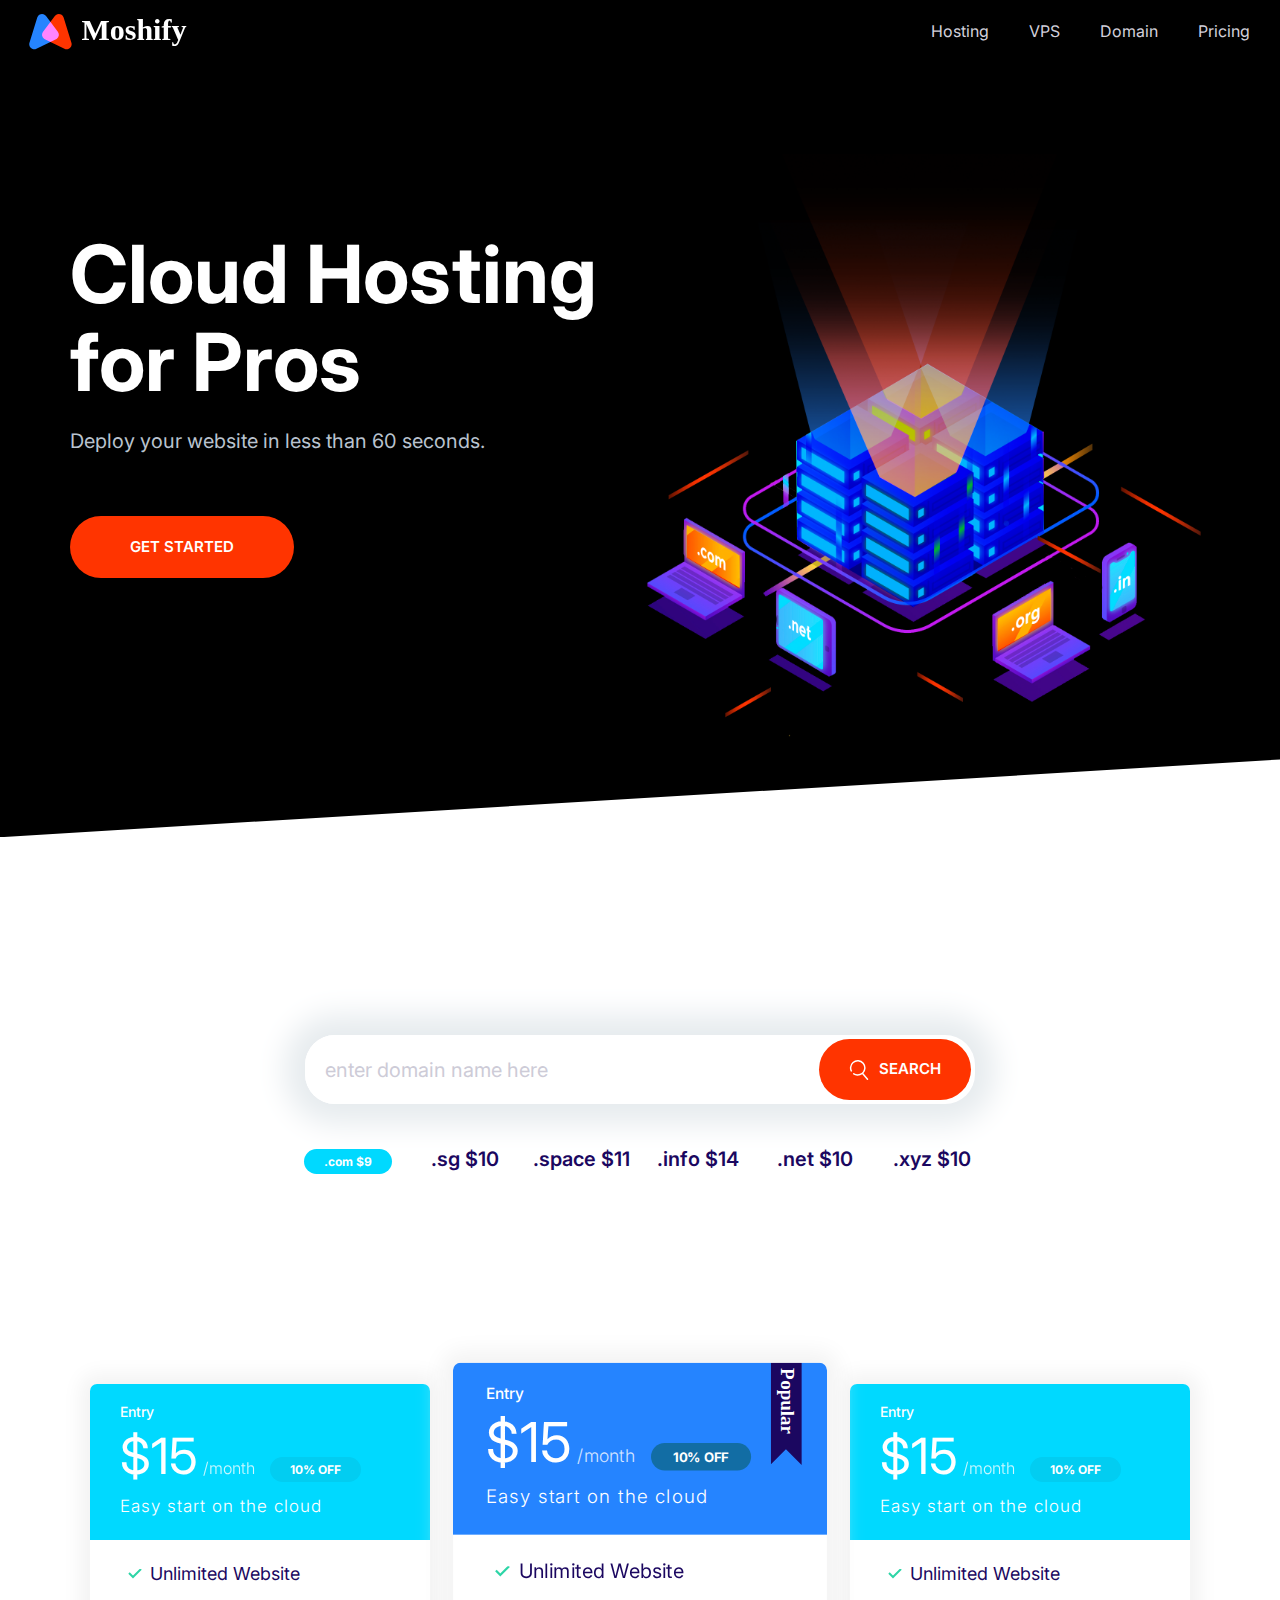
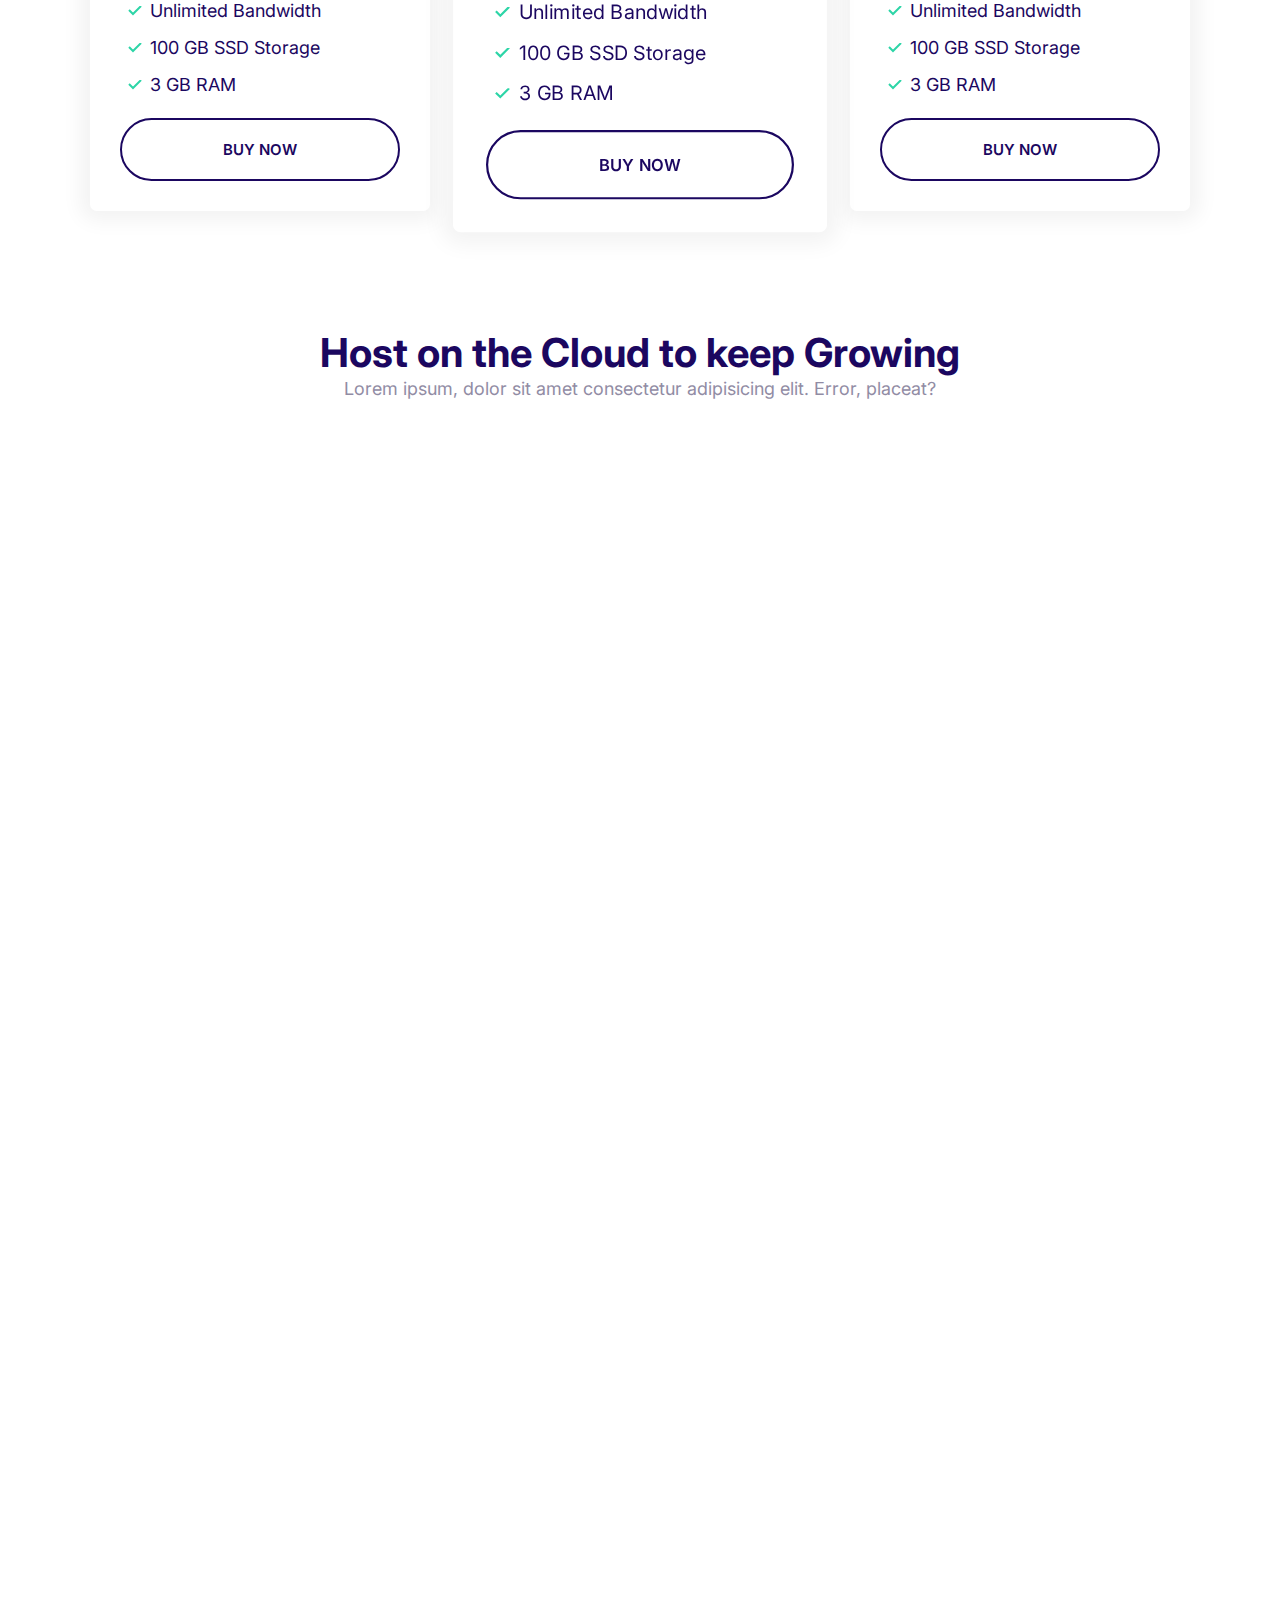
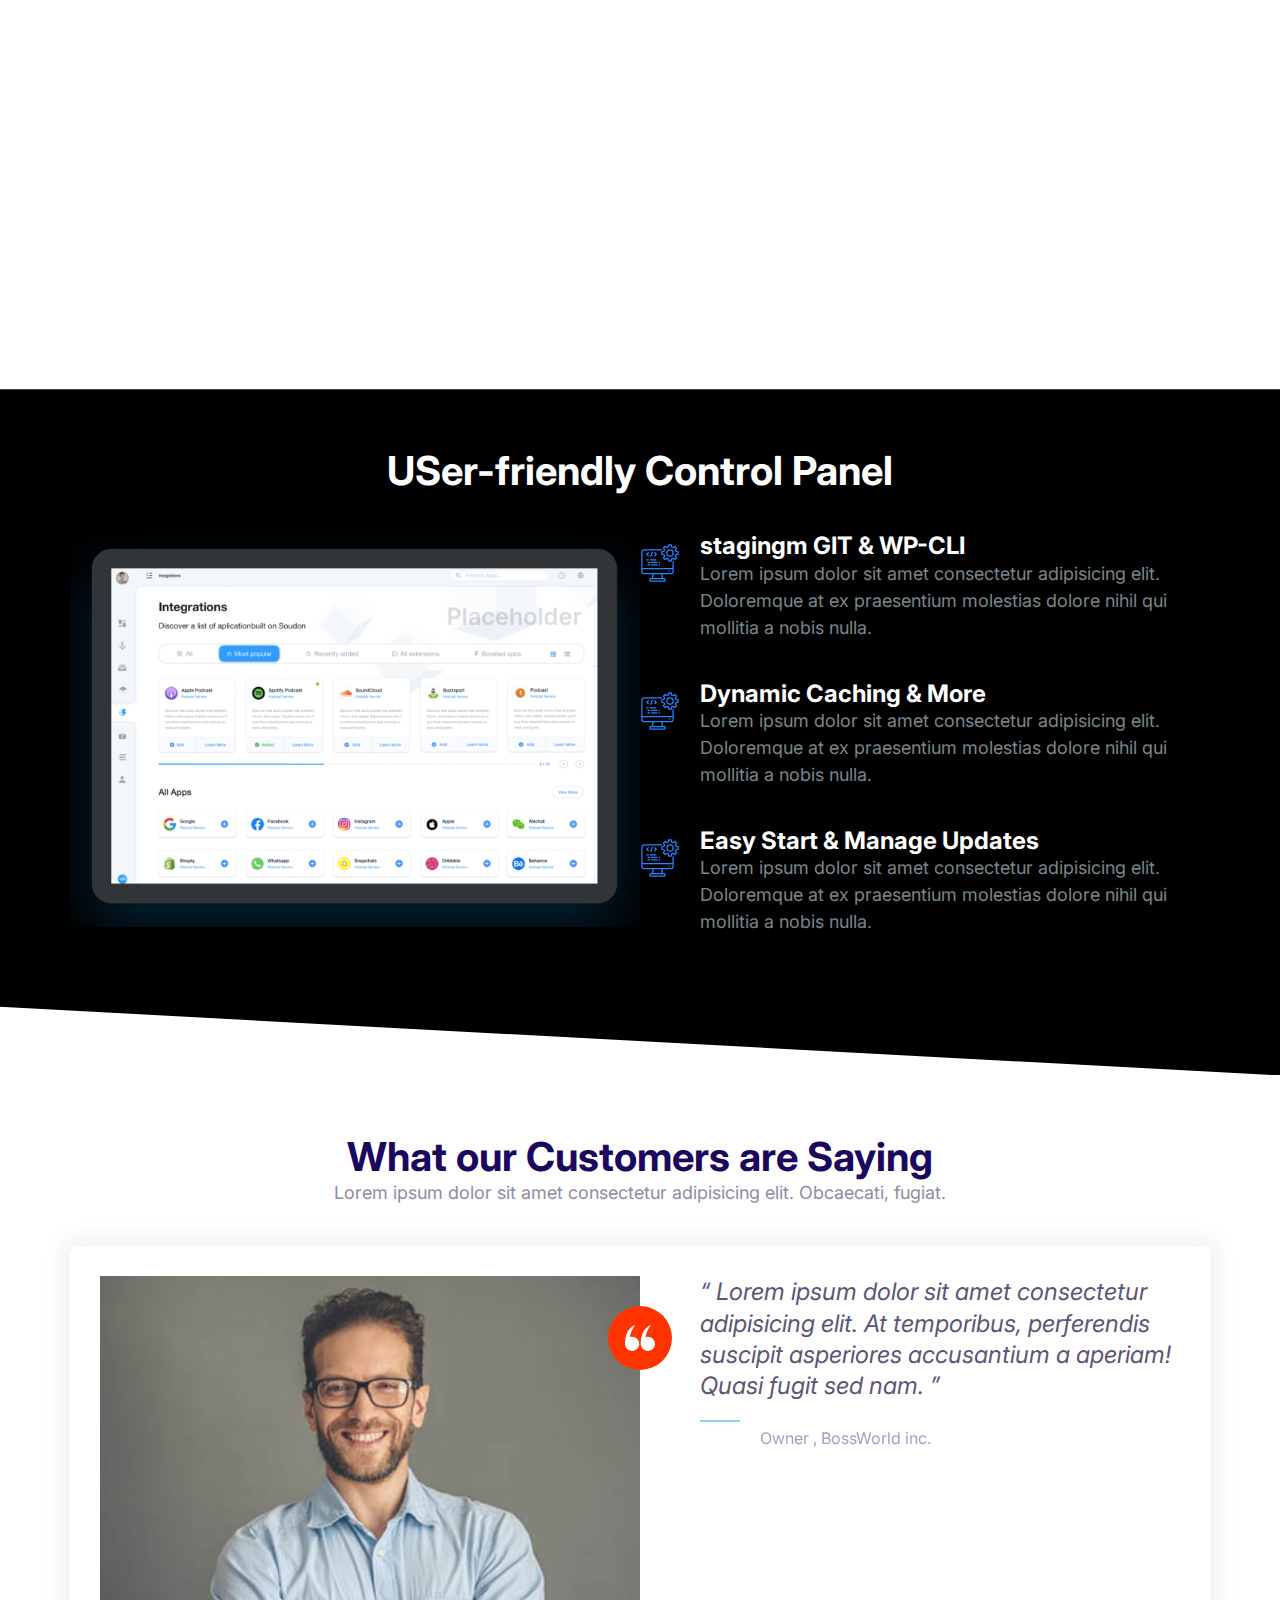
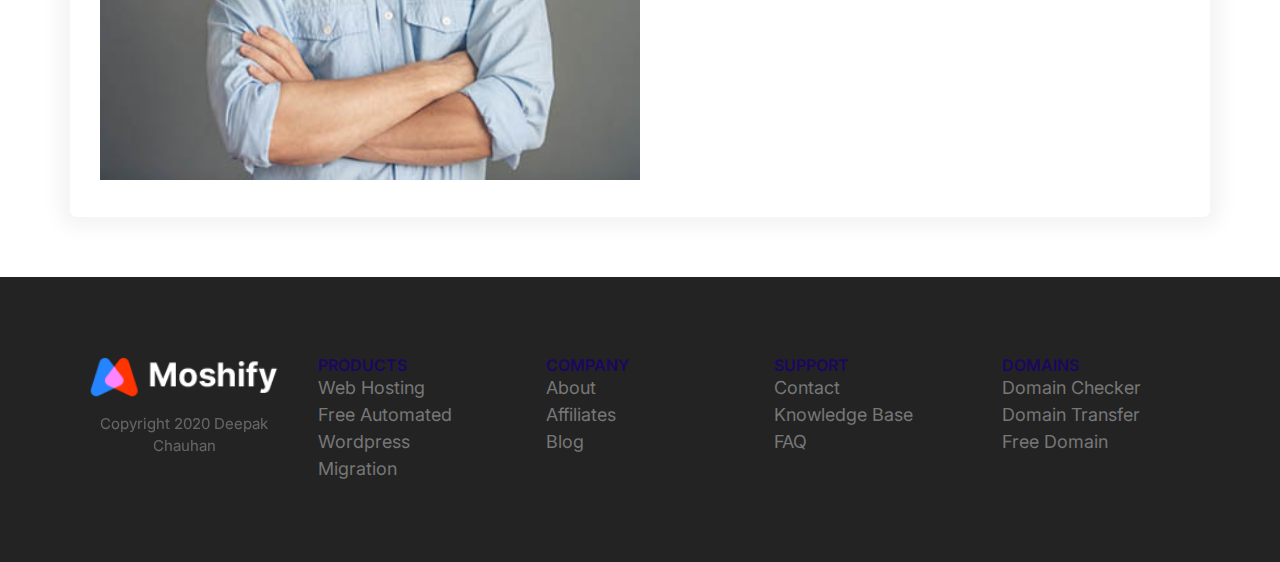
<file: index.html>
<!DOCTYPE html>
<html lang="en">

<head>
    <meta charset="UTF-8">
    <meta http-equiv="X-UA-Compatible" content="IE=edge">
    <meta name="viewport" content="width=device-width, initial-scale=1.0">
    <title>My Website</title>
    <link rel="stylesheet" href="css/style.css">
    <link rel="stylesheet" href="https://unpkg.com/aos@next/dist/aos.css" />
    <!-- <link rel="stylesheet" href="css/normalize.css"> -->
</head>

<body>
    <header>
        <nav class="nav collapse">
            <a class="nav-brand" href="/"><img src="icons/logo.svg" alt="LOGO"></a>
            <svg class="icon icon-white nav-toggle">
                <use xlink:href="icons/sprite.svg#menu"></use>
            </svg>
            <ul class="list nav-list collapse-content">
                <li class="nav-items"><a href="#">Hosting</a></li>
                <li class="nav-items"><a href="#">VPS</a></li>
                <li class="nav-items"><a href="#">Domain</a></li>
                <li class="nav-items"><a href="#">Pricing</a></li>
            </ul>
        </nav>
    </header>





    <section class="block block-dark block-skewed-left hero">
        <div class="container grid grid-1x2">
            <header class="block-header hero-content">
                <h1 class="block-heading" data-aos="fade-right">Cloud Hosting for Pros</h1>
                <p class="hero-tagline">Deploy your website in less than 60 seconds.</p>
                <a href="" class="btn btn-accent btn-streched">Get Started</a>
            </header>
            <img class="hero-image" data-aos="zoom-in-up" src="images/banner.png" alt="">
        </div>
    </section>





    <section class="block container block-domain">
        <header class="block-header" data-aos="fade-up">
            <h2>Starting at $9 per month</h2>
            <p>Lorem ipsum dolor, sit amet consectetur adipisicing elit. Ipsam consequatur nostrum odio officia corporis
                est soluta assumenda minima iusto perferendis?
            </p>
        </header>
        <div class="input-group">
            <input type="text" class="input" placeholder="enter domain name here">
            <button class="btn btn-accent">
                <svg class="icon icon-white">
                    <use xlink:href="icons/sprite.svg#search"></use>
                </svg>Search
            </button>
        </div>
        <ul class="list block-domain-prices">
            <li><span class="badge badge--secondary">.com $9</span></li>
            <li>.sg $10</li>
            <li>.space $11</li>
            <li>.info $14</li>
            <li>.net $10</li>
            <li>.xyz $10</li>
        </ul>
    </section>



    

    <section class="block container block-plans">
        <div class="grid grid-1x3">
            <div class="plan">
                <div class="card">
                    <header class="card-header card-secondary">
                        <h3 class="plan-name">Entry</h3>
                        <span class="plan-price">$15</span>
                        <span class="plan-billing-cycle">/month</span>
                        <span class="badge badge--secondary badge--small">10% OFF</span>
                        <span class="plan-description">Easy start on the cloud</span>
                    </header>
                    <div class="card-body">
                        <ul class="list list--tick">
                            <li class="list__item">Unlimited Website</li>
                            <li class="list__item">Unlimited Bandwidth</li>
                            <li class="list__item">100 GB SSD Storage</li>
                            <li class="list__item">3 GB RAM</li>
                        </ul>
                        <button class="btn btn-outline btn-block">Buy Now</button>
                    </div>
                </div>
            </div>
            <div class="plan plan-popular">
                <div class="card">
                    <header class="card-header card-primary">
                        <h3 class="plan-name">Entry</h3>
                        <span class="plan-price">$15</span>
                        <span class="plan-billing-cycle">/month</span>
                        <span class="badge badge--primary badge--small">10% OFF</span>
                        <span class="plan-description">Easy start on the cloud</span>
                    </header>
                    <div class="card-body">
                        <ul class="list list--tick">
                            <li class="list__item">Unlimited Website</li>
                            <li class="list__item">Unlimited Bandwidth</li>
                            <li class="list__item">100 GB SSD Storage</li>
                            <li class="list__item">3 GB RAM</li>
                        </ul>
                        <button class="btn btn-outline btn-block">Buy Now</button>
                    </div>
                </div>
            </div>
            <div class="plan">
                <div class="card">
                    <header class="card-header card-secondary">
                        <h3 class="plan-name">Entry</h3>
                        <span class="plan-price">$15</span>
                        <span class="plan-billing-cycle">/month</span>
                        <span class="badge badge--secondary badge--small">10% OFF</span>
                        <span class="plan-description">Easy start on the cloud</span>
                    </header>
                    <div class="card-body">
                        <ul class="list list--tick">
                            <li class="list__item">Unlimited Website</li>
                            <li class="list__item">Unlimited Bandwidth</li>
                            <li class="list__item">100 GB SSD Storage</li>
                            <li class="list__item">3 GB RAM</li>
                        </ul>
                        <button class="btn btn-outline btn-block">Buy Now</button>
                    </div>
                </div>
            </div>
        </div>
    </section>






    <section class="block container">
        <header class="block-header">
            <h2>Host on the Cloud to keep Growing</h2>
            <p>Lorem ipsum, dolor sit amet consectetur adipisicing elit. Error, placeat?</p>
        </header>
        <article class="grid grid-1x2 feature">
            <div class="feature-content" data-aos="fade-right">
                <span class="icon-container">
                    <svg class="icon icon--primary">
                        <use xlink:href="icons/sprite.svg#easy"></use>
                    </svg>
                </span>
                <h3 class="feature-heading">Super Easy to Use</h3>
                <p>Lorem ipsum dolor sit, amet consectetur adipisicing elit. Eveniet ut quos in natus omnis quis iusto
                    dolores aliquid voluptatibus aspernatur!
                </p>
                <a href="" class="link-arrow">Learn More</a>
            </div>
            <img src="images/easy.jpg" alt="" data-aos="zoom-in-left">
        </article>
        <article class="grid grid-1x2 feature">
            <div class="feature-content" data-aos="fade-left">
                <span class="icon-container">
                    <svg class="icon icon--primary">
                        <use xlink:href="icons/sprite.svg#computer"></use>
                    </svg>
                </span>
                <h3 class="feature-heading">Simply Fast Website</h3>
                <p>Lorem ipsum dolor sit, amet consectetur adipisicing elit. Eveniet ut quos in natus omnis quis iusto
                    dolores aliquid voluptatibus aspernatur!
                </p>
                <a href="" class="link-arrow">Learn More</a>
            </div>
            <img src="images/easy.jpg" data-aos="zoom-in-right" alt="">
        </article>
        <article class="grid grid-1x2 feature">
            <div class="feature-content" data-aos="fade-right">
                <span class="icon-container">
                    <svg class="icon icon--primary">
                        <use xlink:href="icons/sprite.svg#wordpress"></use>
                    </svg>
                </span>
                <h3 class="feature-heading">Wordpress Made Easy</h3>
                <p>Lorem ipsum dolor sit, amet consectetur adipisicing elit. Eveniet ut quos in natus omnis quis iusto
                    dolores aliquid voluptatibus aspernatur!
                </p>
                <a href="" class="link-arrow">Learn More</a>
            </div>
            <img src="images/easy.jpg" data-aos="zoom-in-left" alt="">
        </article>
    </section>





    <section class="block block-dark block-skewed-right">
        <header class="block-header">
            <h2 class="block-heading">USer-friendly Control Panel</h2>
        </header>
        <div class="container grid grid-1x2 ">
            <img class="showcase-image" src="images/ipad.png" alt="">
            <ul class="list">
                <li>
                    <div class="media">
                        <div class="media-image">
                            <svg class="icon icon--primary">
                                <use xlink:href="icons/sprite.svg#computer"></use>
                            </svg>
                        </div>
                        <div class="media-body">
                            <h3 class="media-title">
                                stagingm GIT & WP-CLI
                            </h3>
                            <p>
                                Lorem ipsum dolor sit amet consectetur adipisicing elit. Doloremque at ex praesentium
                                molestias dolore
                                nihil qui mollitia a nobis nulla.
                            </p>
                        </div>
                    </div>
                </li>
                <li>
                    <div class="media">
                        <div class="media-image">
                            <svg class="icon icon--primary">
                                <use xlink:href="icons/sprite.svg#computer"></use>
                            </svg>
                        </div>
                        <div class="media-body">
                            <h3 class="media-title">
                                Dynamic Caching & More
                            </h3>
                            <p>
                                Lorem ipsum dolor sit amet consectetur adipisicing elit. Doloremque at ex praesentium
                                molestias dolore
                                nihil qui mollitia a nobis nulla.
                            </p>
                        </div>
                    </div>
                </li>
                <li>
                    <div class="media">
                        <div class="media-image">
                            <svg class="icon icon--primary">
                                <use xlink:href="icons/sprite.svg#computer"></use>
                            </svg>
                        </div>
                        <div class="media-body">
                            <h3 class="media-title">
                                Easy Start & Manage Updates
                            </h3>
                            <p>
                                Lorem ipsum dolor sit amet consectetur adipisicing elit. Doloremque at ex praesentium
                                molestias dolore
                                nihil qui mollitia a nobis nulla.
                            </p>
                        </div>
                    </div>
                </li>
            </ul>
        </div>
    </section>





    <section class="block">
        <header class="block-header">
            <h2>What our Customers are Saying</h2>
            <p>Lorem ipsum dolor sit amet consectetur adipisicing elit. Obcaecati, fugiat.</p>
        </header>
        <div class="container">
            <div class="card testimonial">
                <div class="grid grid-1x2">
                    <div class="testimonial-image">
                        <img src="images/testimonial.jpg" alt="a picture of smiling man">
                        <span class="icon-container icon-container-accent">
                            <svg class="icon icon-white icon-small">
                                <use xlink:href="icons/sprite.svg#quotes"></use>
                            </svg>
                        </span>
                    </div>
                    <blockquote class="quote">
                        <p class="quote-text">
                            Lorem ipsum dolor sit amet consectetur adipisicing elit. At temporibus, perferendis suscipit
                            asperiores
                            accusantium a aperiam! Quasi fugit sed nam.
                        </p>
                        <footer>
                            <div class="media">
                                <div class="media-image">
                                    <svg class="icon icon--primary quote-line">
                                        <use xlink:href="icons/sprite.svg#line"></use>
                                    </svg>
                                </div>
                                <div class="media-body">
                                    <h3 class="media-title quote-author">Deepak Chauhan</h3>
                                    <p class="quote-organisation">Owner , BossWorld inc.</p>
                                </div>
                            </div>
                        </footer>
                    </blockquote>
                </div>
            </div>
        </div>
    </section>





    <footer class="block block-dark footer">
        <div class="container grid footer-sections">
            <section class="collapse collapse-expand footer-section">
                <header class="collapse-header">
                    <h2 class="collapse-heading footer-heading">Products</h2>
                    <svg class="icon icon--primary collapse-chevron">
                        <use xlink:href="icons/sprite.svg#wordpress"></use>
                    </svg>
                </header>
                <div class="collapse-content">
                    <ul class="list">
                        <li><a href="#">Web Hosting</a></li>
                        <li><a href="#">Free Automated Wordpress</a></li>
                        <li><a href="#">Migration</a></li>
                    </ul>
                </div>
            </section>
            <section class="collapse footer-section">
                <header class="collapse-header">
                    <h2 class="collapse-heading footer-heading">Company</h2>
                    <svg class="icon icon--primary collapse-chevron">
                        <use xlink:href="icons/sprite.svg#wordpress"></use>
                    </svg>
                </header>
                <div class="collapse-content">
                    <ul class="list">
                        <li><a href="#">About</a></li>
                        <li><a href="#">Affiliates</a></li>
                        <li><a href="#">Blog</a></li>
                    </ul>
                </div>
            </section>
            <section class="collapse footer-section">
                <header class="collapse-header">
                    <h2 class="collapse-heading footer-heading">support</h2>
                    <svg class="icon icon--primary collapse-chevron">
                        <use xlink:href="icons/sprite.svg#wordpress"></use>
                    </svg>
                </header>
                <div class="collapse-content">
                    <ul class="list">
                        <li><a href="#">Contact</a></li>
                        <li><a href="#">Knowledge Base</a></li>
                        <li><a href="#">FAQ</a></li>
                    </ul>
                </div>
            </section>
            <section class="collapse footer-section">
                <header class="collapse-header">
                    <h2 class="collapse-heading footer-heading">domains</h2>
                    <svg class="icon icon--primary collapse-chevron">
                        <use xlink:href="icons/sprite.svg#wordpress"></use>
                    </svg>
                </header>
                <div class="collapse-content">
                    <ul class="list">
                        <li><a href="#">Domain Checker</a></li>
                        <li><a href="#">Domain Transfer</a></li>
                        <li><a href="#">Free Domain </a></li>
                    </ul>
                </div>
            </section>
            <section class="footer-brand">
                <img src="images/logo.png" alt="">
                <p class="footer-copyright">Copyright 2020 Deepak Chauhan</p>
            </section>
        </div>
    </footer>



    <script src="javascript/main.js"></script>
    <script src="https://unpkg.com/aos@next/dist/aos.js"></script>
    <script>
        AOS.init();
    </script>
</body>

</html>
</file>
<file: css/style.css>
@import url("https://fonts.googleapis.com/css2?family=Inter:wght@400;600;700&display=swap");

*,
*::after,
*::before {
  margin: 0;
  padding: 0;
  font-family: "inter", Arial, Helvetica, sans-serif;
  box-sizing: border-box;
}

html {
  font-size: 62.5%;
}

::selection {
  background: var(--color-primary);
  color: white;
}

/* typography styling below this line... */

:root {
  --color-primary: #2584ff;
  --color-secondary: #00d9ff;
  --color-accent: #ff3400;
  --color-headings: #1b0760;
  --color-body: #918ca4;
  --color-body-darker: #5c5577;
  --color-white: white;
  --color-border: #ccc;
}

body {
  color: var(--color-body);
  font-size: 2.4rem;
  line-height: 1.5;
}

h1,
h2,
h3 {
  color: var(--color-headings);
  line-height: 1.1;
}

h1 {
  font-size: 7rem;
}

h2 {
  font-size: 4rem;
}

h3 {
  font-size: 3rem;
}

@media screen and (min-width: 1024px) {
  body {
    font-size: 1.8rem;
  }

  h1 {
    font-size: 8rem;
  }

  h2 {
    font-size: 4rem;
  }

  h3 {
    font-size: 2.4rem;
  }
}

.container {
  max-width: 1140px;
  margin: 0 auto;
}

/* links sytling below this line... */

a {
  text-decoration: none;
}

.link-arrow {
  color: var(--color-accent);
  text-transform: uppercase;
  font-size: 2rem;
  font-weight: bold;
}

.link-arrow::after {
  content: "-->";
  margin-left: 5px;
}

.link-arrow:hover::after {
  margin-left: 10px;
  transition: margin 0.15s ease-in;
}

@media screen and (min-width: 1024px) {
  .link-arrow {
    font-size: 1.5rem;
  }
}

/* badges style below this line... */

.badge {
  border-radius: 20px;
  padding: 0.5rem 2rem;
  font-weight: bold;
  white-space: nowrap;
  font-size: 2rem;
}

.badge--primary {
  background-color: var(--color-primary);
  color: white;
}

.badge--secondary {
  background-color: var(--color-secondary);
  color: white;
}

.badge--small {
  font-size: 1.6rem;
}

@media screen and (min-width: 1024px) {
  .badge {
    font-size: 1.2rem;
  }

  .badge--small {
    font-size: 1.2rem;
  }
}

/* lists style below this line... */

.list {
  list-style: none;
}

.list--inline .list__item {
  display: inline-block;
  margin-right: 2rem;
}

.list--tick {
  list-style-image: url(../icons/tick.svg);
  padding-left: 3rem;
}

.list--tick .list__item {
  padding-left: 0.5rem;
  margin-bottom: 1rem;
  color: var(--color-headings);
}

@media screen and (min-width: 1024px) {
  .list--tick .list__item {
    padding-left: 0;
  }
}

/* icons styling below this line... */

.icon {
  width: 40px;
  height: 40px;
}

.icon-small {
  width: 30px;
  height: 30px;
}

.icon--primary {
  fill: var(--color-primary);
}

.icon-white {
  fill: white;
}

.icon-container {
  background-color: #f3f9fa;
  width: 64px;
  height: 64px;
  border-radius: 100%;
  display: inline-flex;
  justify-content: center;
  align-items: center;
}

.icon-container-accent {
  background: var(--color-accent);
}

/* buttons sytling below this line... */

.btn {
  font-size: 1.8rem;
  font-weight: 600;
  text-transform: uppercase;
  border: 0;
  padding: 2rem 3rem;
  margin: 1rem 0rem;
  border-radius: 40px;
  cursor: pointer;
  outline: 0;
  white-space: nowrap;
  text-align: center;
  display: inline-block;
}

.btn .icon {
  width: 2rem;
  height: 2rem;
  margin-right: 1rem;
  vertical-align: middle;
}

.btn-primary {
  background-color: var(--color-primary);
  color: white;
}

.btn-primary:hover {
  background-color: #4893f5;
}

.btn-secondary {
  background-color: var(--color-secondary);
  color: white;
}

.btn-secondary:hover {
  background-color: #3fdcf8;
}

.btn-accent {
  background-color: var(--color-accent);
  color: white;
}

.btn-accent:hover {
  background-color: #fa542a;
  color: white;
}

.btn-block {
  display: inline-block;
  width: 100%;
}

.btn-outline {
  background: white;
  color: var(--color-headings);
  border: 2px solid var(--color-headings);
}

.btn-outline:hover {
  background: var(--color-headings);
  color: white;
}

.btn-streched {
  padding-left: 6rem;
  padding-right: 6rem;
}

@media screen and (min-width: 1024px) {
  .btn {
    font-size: 1.5rem;
  }
}

/* input style below this line... */

.input {
  padding: 1.3rem 3.5rem;
  border: 1px solid var(--color-border);
  border-radius: 30px;
  outline: 0;
  color: var(--color-headings);
  font-size: 2rem;
}

::placeholder {
  color: #cdcbd7;
}

.input-group {
  border: 1px solid var(--color-border);
  border-radius: 30px;
  display: flex;
}

.input-group .input {
  border: 0;
  flex-grow: 1;
  padding: 1.5rem 2rem;
  width: 0;
}

.input-group .btn {
  margin: 4px;
}

@media screen and (min-width: 1024px) {
  .imput {
    font-size: 1rem;
  }
}

/* card style below this line... */

.card {
  /* width: 30%; */
  border-radius: 7px;
  box-shadow: 0 0 20px 10px #f3f3f3;
  overflow: hidden;
}

.card-header,
.card-body {
  padding: 2rem 3rem;
}

.card-primary {
  background: var(--color-primary);
  color: white;
}

.card-secondary {
  background-color: var(--color-secondary);
  color: white;
}

.card-primary .badge--primary {
  background: #126da4;
}

.card-secondary .badge--secondary {
  background: #02cdf1;
}


/* plan style below this line */

.plan {
  transition: transform 0.2s ease-out;
}

.prices {
  width: 50%;
  padding: 4rem;
}

.plan-name {
  color: white;
  font-weight: 500;
  font-size: 2.4rem;
}

.plan-price {
  font-size: 6rem;
}

.plan-billing-cycle {
  font-size: 2.4rem;
  font-weight: 300;
  opacity: 0.8;
  margin-right: 1rem;
}

.plan-description {
  font-size: 2rem;
  font-weight: 300;
  letter-spacing: 1px;
  display: block;
}

.plan-popular .card-header {
  position: relative;
}

.plan-popular {
  transform: scale(1.1);
}

.plan-popular .card-header::before {
  content: url(../images/popular.svg);
  width: 40px;
  display: inline-block;
  position: absolute;
  top: -5%;
  right: 5%;
}

.plan:hover {
  transform: scale(1.05);
}

.plan-popular:hover {
  transform: scale(1.15);
}

@media screen and (min-width: 1024px) {
  .plan-name {
    font-size: 1.4rem;
  }

  .plan-price {
    font-size: 5rem;
  }

  .plan-billing-cycle {
    font-size: 1.6rem;
  }

  .plan-description {
    font-size: 1.7rem;
  }
}

/* media style below this line... */

.media {
  display: flex;
  margin-bottom: 4rem;
}

.media-body {
  margin: 0 2rem;
}

.media-image {
  margin-top: 1rem;
}

.media-title {
  color: white;
}

/* quote style below this line... */

.quote {
  font-size: 3rem;
  font-style: italic;
  color: var(--color-body-darker);
  line-height: 1.3;
}

.quote-text::before {
  content: open-quote;
}

.quote-text::after {
  content: close-quote;
}

/* something woong with this */

/* .quote-footer .media-image {
    margin-top: -.5rem;
}

.quote-footer .media-title {
    font-size: 3rem;
    font-style: normal;
    font-weight: 500;
}

.quote-footer .media-body p {
    font-size: 2rem;
    font-style: normal;

} */

/* till this line */


.quote-author {
  font-size: 3rem;
  font-style: normal;
  font-weight: 500;
}

.quote-organisation {
  color: var(--color-headings);
  opacity: 0.4;
  font-size: 2rem;
  font-style: normal;
}

.quote-line {
  position: relative;
  bottom: 1rem;
}

@media screen and (min-width: 1024px) {
  .quote {
    font-size: 2rem;
  }

  .quote-author {
    font-size: 2.4rem;
  }

  .quote-organisation {
    font-size: 1.6rem;
  }
}

/* grid style below this line... */

.grid {
  display: grid;
}

@media screen and (min-width: 768px) {
  .grid-1x2 {
    grid-template-columns: 1fr 1fr;
  }
}

@media screen and (min-width: 1024px) {
  .grid-1x3 {
    grid-template-columns: repeat(3, 1fr);
  }
}

/* testimonial style below this line... */

.testimonial {
  padding: 3rem;
}

.testimonial-image > img {
  width: 100%;
}

.testimonial-image {
  position: relative;
}

.testimonial-image > .icon-container {
  position: absolute;
  top: 3rem;
  right: -32px;
}

.testimonial .quote {
  padding-left: 6rem;
}

@media screen and (min-width: 768px) {
  .testimonial .quote,
  .testimonial .quote-author {
    font-size: 2.4rem;
  }
}

/* callout style below this line */

.callout {
  padding: 4rem;
  border-radius: 5px;
}

.callout-primary {
  background: var(--color-primary);
  color: white;
}

.callout-heading {
  color: white;
  font-size: 3rem;
}

.callout .btn {
  align-self: center;
  justify-self: center;
}

.callout-content {
  text-align: center;
}

@media screen and (min-width: 768px) {
  .callout .grid-1x2 {
    grid-template-columns: 1fr auto;
  }

  .callout-content {
    text-align: left;
  }

  .callout .btn {
    justify-self: left;
    margin: 0 2rem;
  }
}

/* collapse style below this line... */

.collapse-header {
  display: flex;
  justify-content: space-between;
}

.collapse-heading {
  font-size: 3rem;
}

.collapse-chevron {
  transform: rotate(-90deg);
  transition: transform 0.3s;
}

.collapse-content {
  max-height: 0;
  overflow: hidden;
  opacity: 0;
  transition: all 0.3s;
}

.collapse-expand .collapse-chevron {
  transform: rotate(0);
}

.collapse-expand .collapse-content {
  max-height: 100vh;
  opacity: 1;
}

/* block style below this line... */

.block {
  --padding-vertical: 6rem;
  padding: var(--padding-vertical) 2rem;
}

.block-header {
  text-align: center;
  margin-bottom: 4rem;
}

/* .block-heading {
  margin: 1rem;
} */

.block-dark {
  background: #000;
  color: #7b858b;
}

.block-dark .block-heading {
  color: white;
}

.block-skewed-right {
  clip-path: polygon(0% 0%, 100% 0%, 100% 100%, 0% 90%);
  padding-bottom: calc(var(--padding-vertical) + 4rem);
}

.block-skewed-left {
  clip-path: polygon(0% 0%, 100% 0%, 100% 90%, 0% 100%);
  padding-bottom: calc(var(--padding-vertical) + 4rem);
}

/* nav styling below this line... */

.nav {
  background: #000;
  display: flex;
  justify-content: space-between;
  flex-wrap: wrap;
  padding: 0rem 1rem;
  align-items: center;
}

.nav-toggle {
  opacity: 0.5;
  transition: box-shadow 0.15s;
  cursor: pointer;
}

.nav-list {
  width: 100%;
}

.nav-items {
  padding: 0.5rem 2rem;
  border-bottom: 1px solid #222;
  transition: color 0.3s;
}

.nav-items > a {
  color: #d2d0db;
}

.nav-items > a:hover {
  color: white;
}

.nav.collapse-expand .nav-toggle {
  opacity: 1;
  box-shadow: 0 0 0 3px #666;
  border-radius: 5px;
}

.nav-brand {
  transform: translateY(5px);
}

@media screen and (min-width: 768px) {
  .nav-toggle {
    display: none;
  }

  .nav-list {
    width: auto;
    display: flex;
    font-size: 1.6rem;
    max-height: 100%;
    opacity: 1;
  }

  .nav-items {
    border: 0;
  }
}

/* hero section styling below this line */

.hero-tagline {
  font-size: 2rem;
  color: #b9c3cf;
  margin: 2rem 0 5rem;
}

.hero-image {
  width: 100%;
}

.hero {
  clip-path: polygon(0% 0%, 100% 0%, 100% 90%, 0% 100%);
}

@media screen and (min-width: 768px) {
  .hero-content {
    text-align: left;
    align-self: center;
  }
}

/* block domain style below this line... */

.block-domain .input-group {
  margin: 4rem auto;
  max-width: 670px;
  box-shadow: 0 0 30px 20px #e6ebee;
  border: 0;
}

.block-domain-prices {
  color: var(--color-headings);
  display: grid;
  grid-template-columns: repeat(2, 1fr);
  grid-template-rows: repeat(2, 6rem);
  font-size: 2rem;
  font-weight: 600;
  justify-items: center;
  max-width: 700px;
  margin: 0 auto;
}

@media screen and (min-width: 768px) {
  .block-domain-prices {
    grid-template-columns: repeat(auto-fit, minmax(10rem, 1fr));
  }
}

/* plan block style below this line... */

.block-plans .grid{
  gap: 8rem 4rem;
}


.block-plans .card {
  max-width: 500px;
  margin: 0 auto;
}


/* features style below this line... */

.feature {
  gap: 4rem 2rem;
  margin: 12rem 0;
}

.feature:first-of-type {
  margin-top: 6rem;
}

.feature-heading {
  margin: 1rem 0;
}

.feature > img {
  width: 100%;
}


@media screen and (min-width : 768px) {
  .feature:nth-of-type(even) .feature-content {
    order: 2;
  }
}


/* showcase block */

.showcase-image {
  width: 100%;
}


@media screen and (min-width : 768px) {
  .showcase-image {
    /* width: auto; */
  }
}



/* footer style below this line... */


.footer {
  background-color: #232323;
}

.footer a {
  color: #777;
  transition: color .3s;
}

.footer a:hover {
  color: white;
}

.footer-section {
  padding: 2rem;
  border-bottom: 1px solid #393939;
}

.footer-heading {
  text-transform: uppercase;
  font-weight: 600;
}

.footer-brand {
  margin-top: 1rem;
  text-align: center;
}

.footer-brand img {
  width: 100%;
  max-width: 230px;
}

.footer-copyright {
  font-size: 2.1rem;
  color: white;
  opacity: .3;

}


@media screen and (min-width : 768px) {
  .footer-sections {
    grid-template-columns: repeat(auto-fit, minmax(100px, 1fr));
  }

  .footer .collapse-chevron {
    display: none;
  }

  .footer .collapse-content {
    opacity: 1;
    max-height: 100%;
  }

  .footer-brand {
    order: -1;
  }

  .footer-copyright {
    font-size: 1.5rem;
  }

  .footer-section {
    border: 0;
  }

  .footer-heading {
    font-size: 1.6rem;
  }
}
</file>
